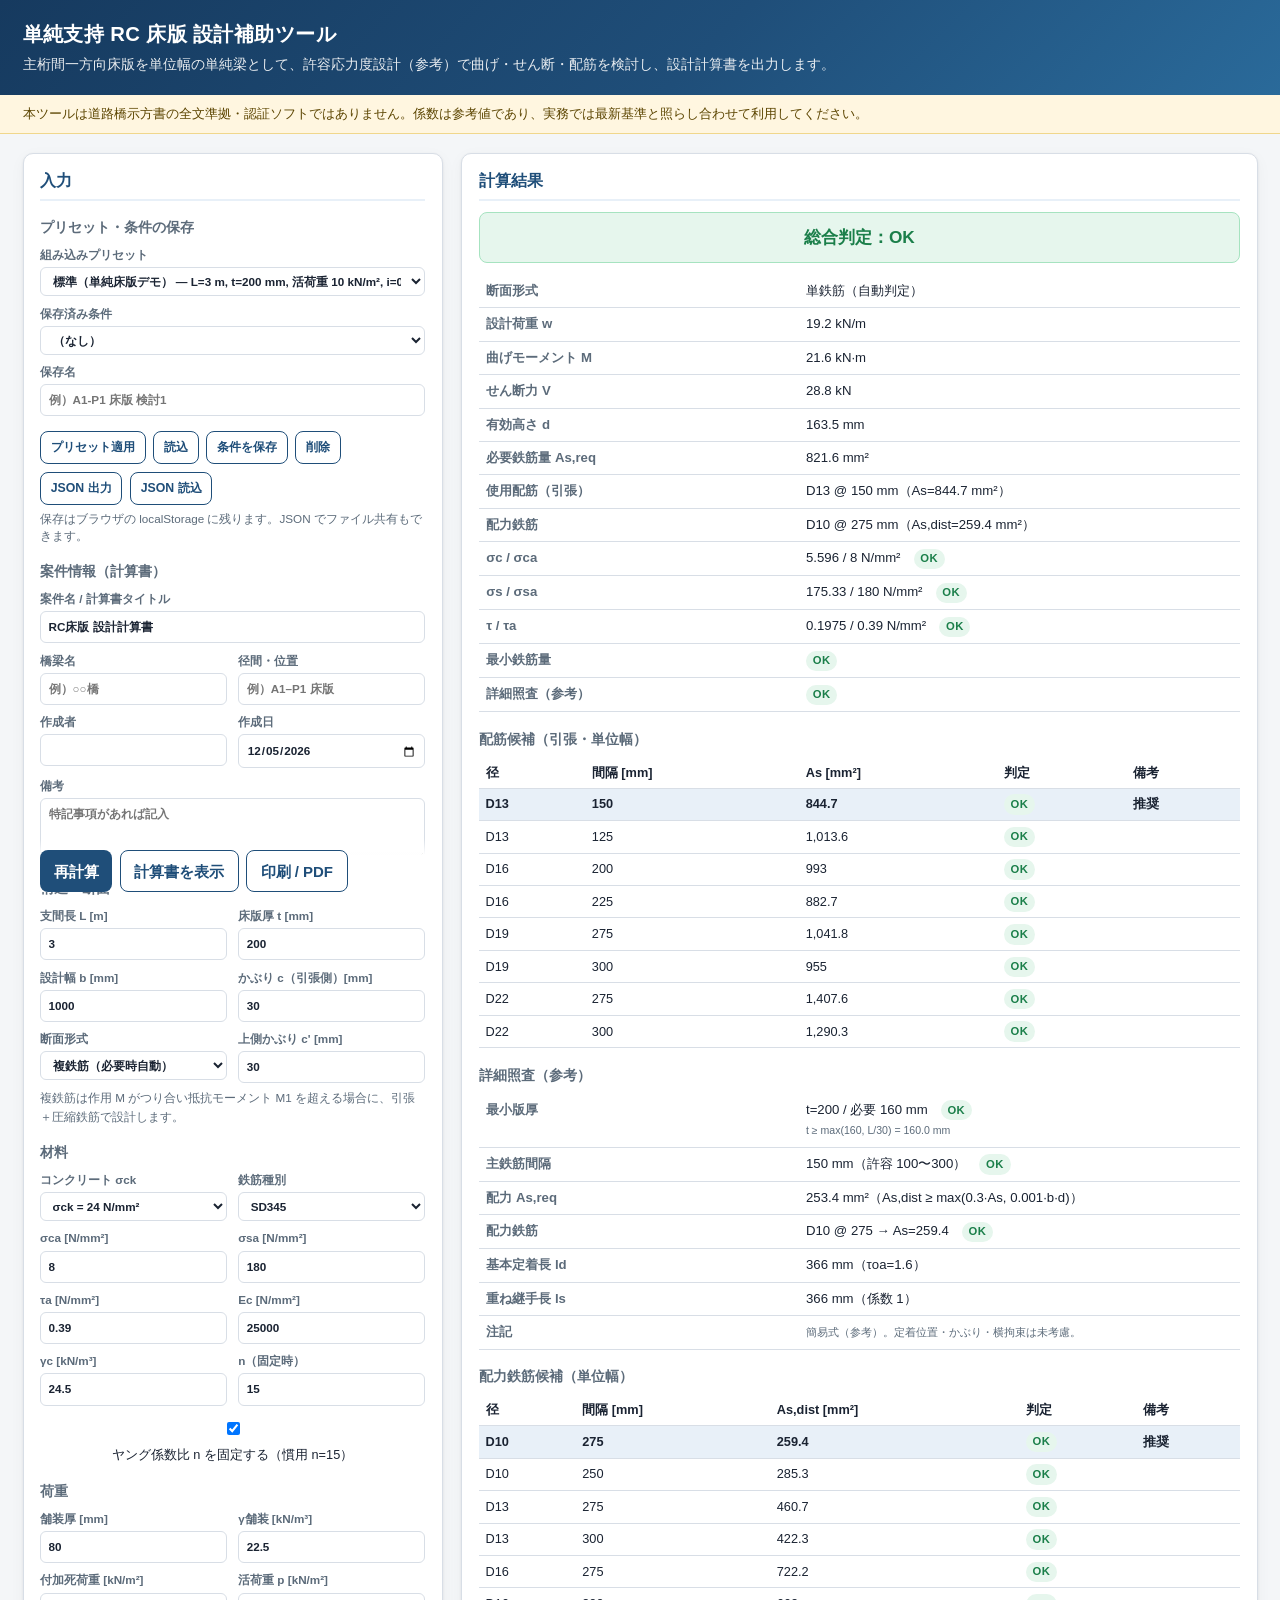
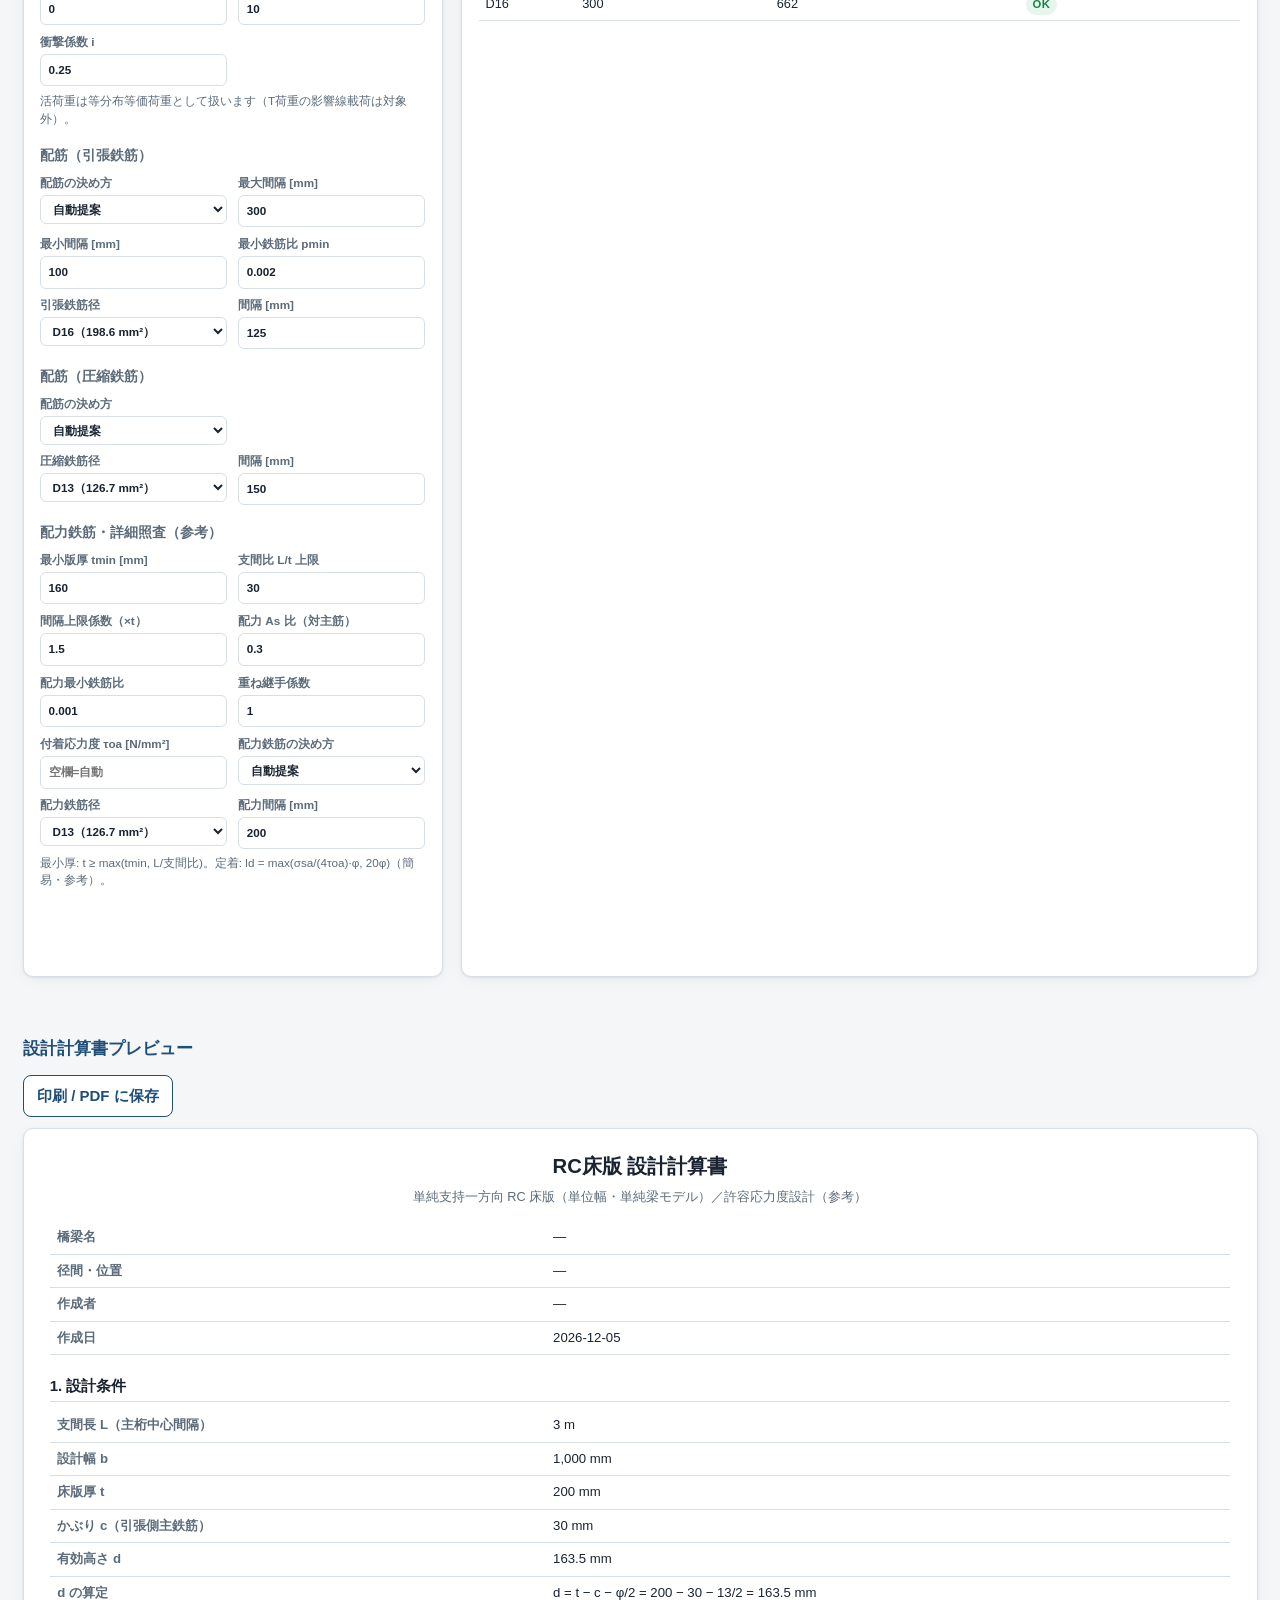
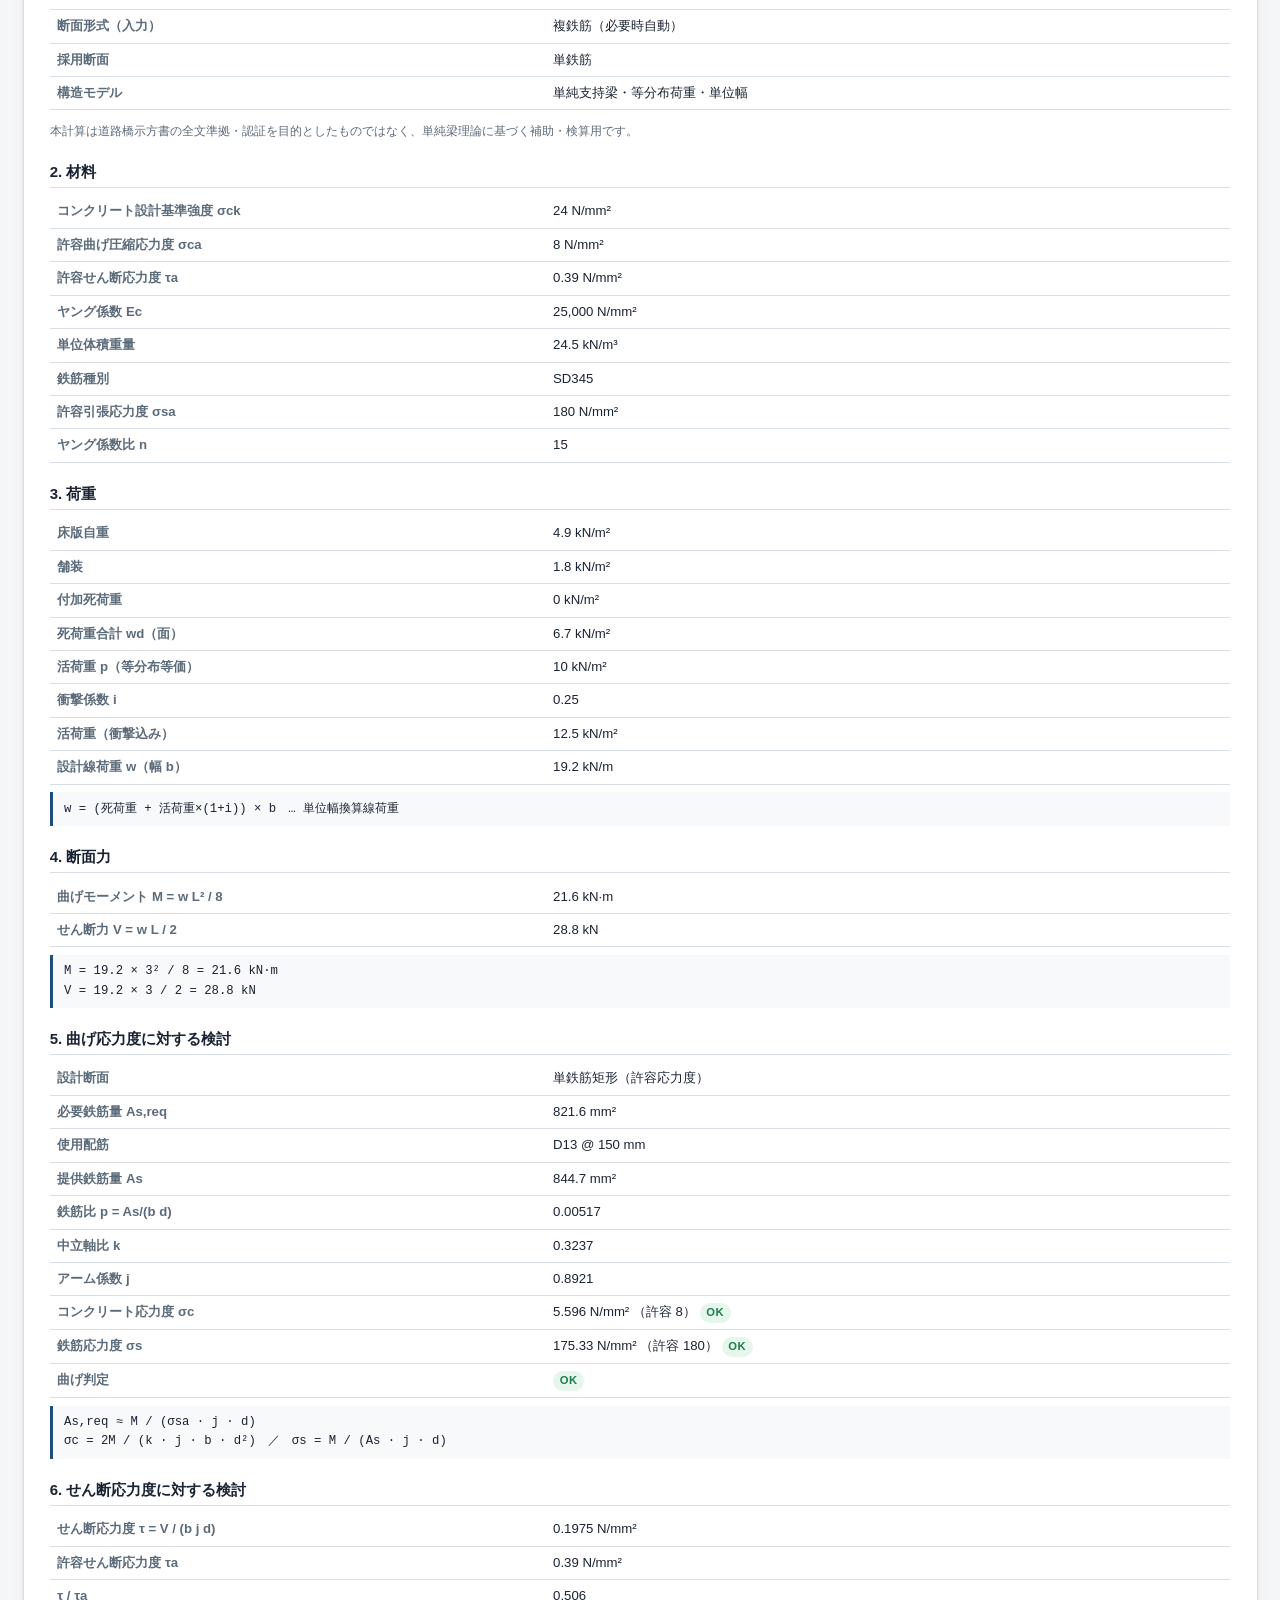
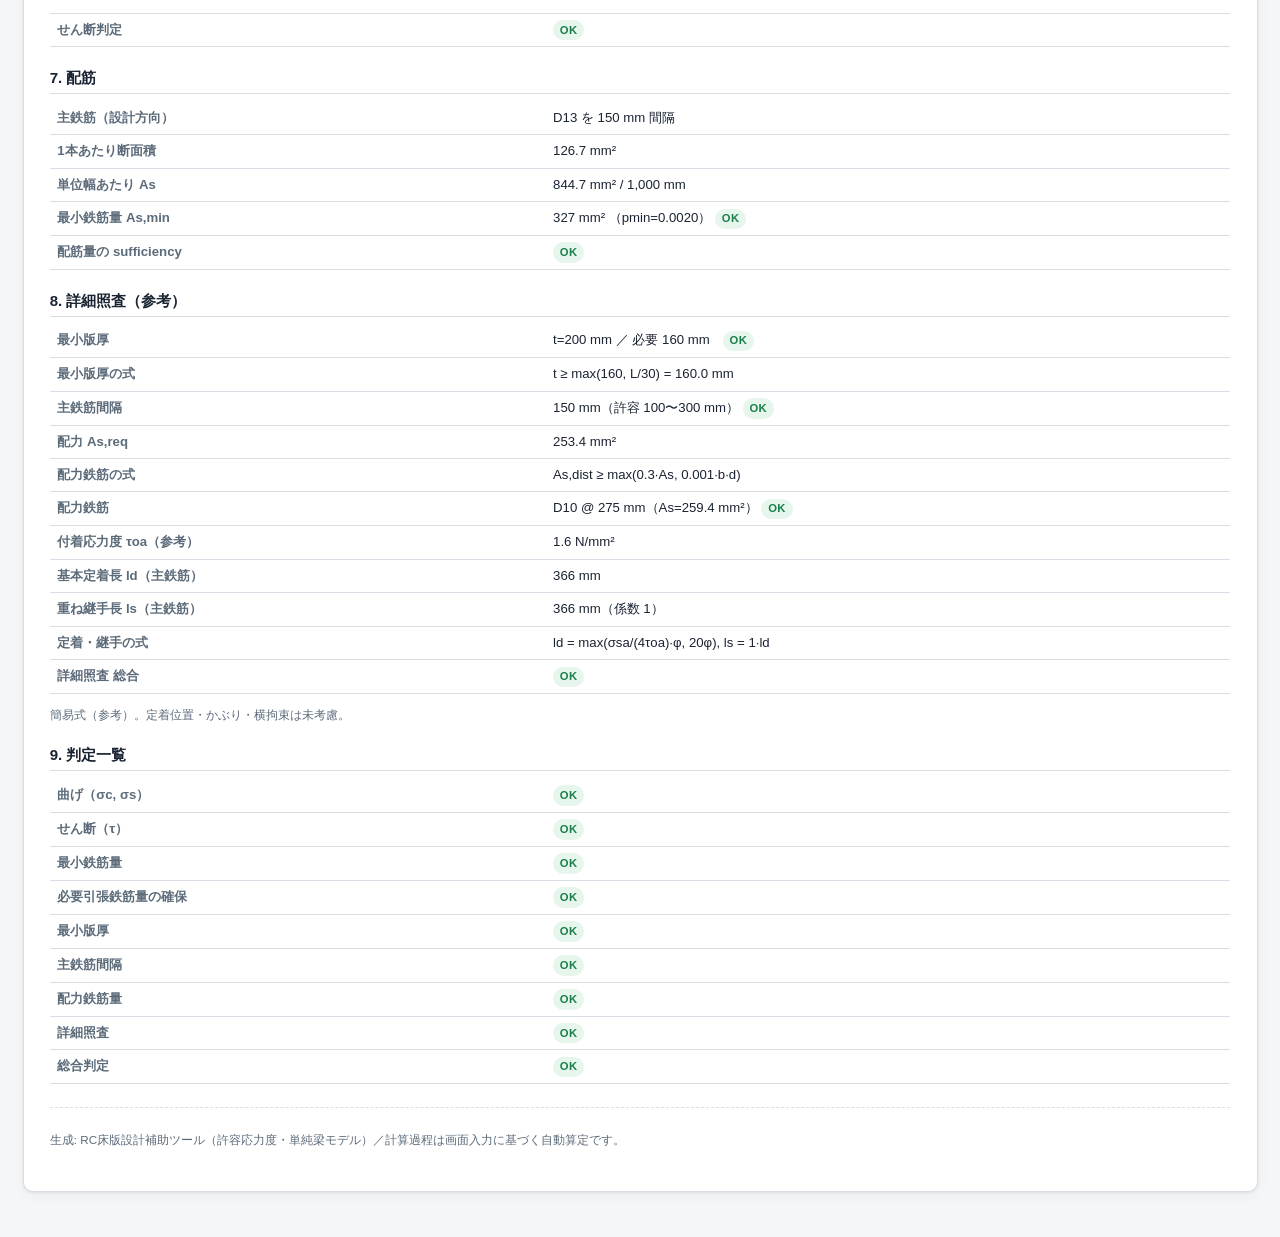
<file: index.html>
<!DOCTYPE html>
<html lang="ja">
  <head>
    <meta charset="UTF-8" />
    <meta name="viewport" content="width=device-width, initial-scale=1" />
    <title>単純支持 RC 床版 設計補助ツール</title>
    <link rel="stylesheet" href="css/styles.css" />
  </head>
  <body>
    <header class="site-header no-print">
      <h1>単純支持 RC 床版 設計補助ツール</h1>
      <p class="lead">
        主桁間一方向床版を単位幅の単純梁として、許容応力度設計（参考）で曲げ・せん断・配筋を検討し、設計計算書を出力します。
      </p>
    </header>

    <div class="disclaimer-banner no-print">
      本ツールは道路橋示方書の全文準拠・認証ソフトではありません。係数は参考値であり、実務では最新基準と照らし合わせて利用してください。
    </div>

    <div class="layout no-print">
      <!-- 入力 -->
      <div class="panel" id="inputPanel">
        <h2>入力</h2>

        <h3>プリセット・条件の保存</h3>
        <div class="field-grid">
          <label class="full">組み込みプリセット
            <select id="presetBuiltin"></select>
          </label>
          <label class="full">保存済み条件
            <select id="presetSaved">
              <option value="">（なし）</option>
            </select>
          </label>
          <label class="full">保存名
            <input type="text" id="saveCaseName" placeholder="例）A1-P1 床版 検討1" />
          </label>
        </div>
        <div class="actions actions-inline">
          <button type="button" class="secondary" id="btnApplyPreset">プリセット適用</button>
          <button type="button" class="secondary" id="btnLoadSaved">読込</button>
          <button type="button" class="secondary" id="btnSaveCase">条件を保存</button>
          <button type="button" class="secondary" id="btnDeleteSaved">削除</button>
          <button type="button" class="secondary" id="btnExportJson">JSON 出力</button>
          <button type="button" class="secondary" id="btnImportJson">JSON 読込</button>
          <input type="file" id="importFile" accept="application/json,.json" hidden />
        </div>
        <p class="field-hint">保存はブラウザの localStorage に残ります。JSON でファイル共有もできます。</p>

        <h3>案件情報（計算書）</h3>
        <div class="field-grid">
          <label class="full">案件名 / 計算書タイトル
            <input type="text" id="projectName" />
          </label>
          <label>橋梁名
            <input type="text" id="bridgeName" placeholder="例）○○橋" />
          </label>
          <label>径間・位置
            <input type="text" id="spanLabel" placeholder="例）A1–P1 床版" />
          </label>
          <label>作成者
            <input type="text" id="author" />
          </label>
          <label>作成日
            <input type="date" id="date" />
          </label>
          <label class="full">備考
            <textarea id="notes" placeholder="特記事項があれば記入"></textarea>
          </label>
        </div>

        <h3>構造・断面</h3>
        <div class="field-grid">
          <label>支間長 L [m]
            <input type="number" id="L_m" min="0" step="0.1" />
          </label>
          <label>床版厚 t [mm]
            <input type="number" id="t_mm" min="0" step="5" />
          </label>
          <label>設計幅 b [mm]
            <input type="number" id="b_mm" min="0" step="10" />
          </label>
          <label>かぶり c（引張側）[mm]
            <input type="number" id="cover_mm" min="0" step="1" />
          </label>
          <label>断面形式
            <select id="sectionType">
              <option value="single">単鉄筋</option>
              <option value="auto">複鉄筋（必要時自動）</option>
              <option value="double">複鉄筋（常時）</option>
            </select>
          </label>
          <label id="coverTopLabel">上側かぶり c' [mm]
            <input type="number" id="coverTop_mm" min="0" step="1" />
          </label>
        </div>
        <p id="sectionTypeHint" style="font-size: 0.78rem; color: var(--muted); margin: 0.4rem 0 0">
          複鉄筋は作用 M がつり合い抵抗モーメント M1 を超える場合に、引張＋圧縮鉄筋で設計します。
        </p>

        <h3>材料</h3>
        <div class="field-grid">
          <label>コンクリート σck
            <select id="sigmaCk"></select>
          </label>
          <label>鉄筋種別
            <select id="steelGrade"></select>
          </label>
          <label>σca [N/mm²]
            <input type="number" id="sigmaCa" min="0" step="0.1" />
          </label>
          <label>σsa [N/mm²]
            <input type="number" id="sigmaSa" min="0" step="1" />
          </label>
          <label>τa [N/mm²]
            <input type="number" id="tauA" min="0" step="0.01" />
          </label>
          <label>Ec [N/mm²]
            <input type="number" id="Ec" min="0" step="100" />
          </label>
          <label>γc [kN/m³]
            <input type="number" id="gamma_c" min="0" step="0.1" />
          </label>
          <label>n（固定時）
            <input type="number" id="nFixed" min="1" step="0.1" />
          </label>
          <label class="full checkbox-row">
            <input type="checkbox" id="useFixedN" />
            ヤング係数比 n を固定する（慣用 n=15）
          </label>
        </div>

        <h3>荷重</h3>
        <div class="field-grid">
          <label>舗装厚 [mm]
            <input type="number" id="pavement_mm" min="0" step="5" />
          </label>
          <label>γ舗装 [kN/m³]
            <input type="number" id="gamma_p" min="0" step="0.1" />
          </label>
          <label>付加死荷重 [kN/m²]
            <input type="number" id="addl_dead_kNpm2" min="0" step="0.1" />
          </label>
          <label>活荷重 p [kN/m²]
            <input type="number" id="live_kNpm2" min="0" step="0.1" />
          </label>
          <label>衝撃係数 i
            <input type="number" id="impact" min="0" step="0.01" />
          </label>
        </div>
        <p style="font-size: 0.78rem; color: var(--muted); margin: 0.4rem 0 0">
          活荷重は等分布等価荷重として扱います（T荷重の影響線載荷は対象外）。
        </p>

        <h3>配筋（引張鉄筋）</h3>
        <div class="field-grid">
          <label>配筋の決め方
            <select id="rebarMode">
              <option value="auto">自動提案</option>
              <option value="manual">手動指定</option>
            </select>
          </label>
          <label>最大間隔 [mm]
            <input type="number" id="maxSpacing" min="50" step="25" />
          </label>
          <label>最小間隔 [mm]
            <input type="number" id="minSpacing" min="50" step="5" />
          </label>
          <label>最小鉄筋比 pmin
            <input type="number" id="pMin" min="0" step="0.0001" />
          </label>
        </div>
        <div id="manualRebarFields" class="field-grid" style="margin-top: 0.5rem">
          <label>引張鉄筋径
            <select id="barName"></select>
          </label>
          <label>間隔 [mm]
            <input type="number" id="spacing_mm" min="50" step="5" />
          </label>
        </div>

        <div id="compRebarSection">
          <h3>配筋（圧縮鉄筋）</h3>
          <div class="field-grid">
            <label>配筋の決め方
              <select id="rebarModeComp">
                <option value="auto">自動提案</option>
                <option value="manual">手動指定</option>
              </select>
            </label>
          </div>
          <div id="manualCompRebarFields" class="field-grid" style="margin-top: 0.5rem">
            <label>圧縮鉄筋径
              <select id="barNameComp"></select>
            </label>
            <label>間隔 [mm]
              <input type="number" id="spacingComp_mm" min="50" step="5" />
            </label>
          </div>
        </div>

        <h3>配力鉄筋・詳細照査（参考）</h3>
        <div class="field-grid">
          <label>最小版厚 tmin [mm]
            <input type="number" id="tMinAbs_mm" min="0" step="5" />
          </label>
          <label>支間比 L/t 上限
            <input type="number" id="spanDivisor" min="1" step="1" title="t ≥ L/この値" />
          </label>
          <label>間隔上限係数（×t）
            <input type="number" id="maxSpacingByT" min="0" step="0.1" />
          </label>
          <label>配力 As 比（対主筋）
            <input type="number" id="distRatio" min="0" step="0.05" />
          </label>
          <label>配力最小鉄筋比
            <input type="number" id="pDistMin" min="0" step="0.0001" />
          </label>
          <label>重ね継手係数
            <input type="number" id="lapFactor" min="0" step="0.1" />
          </label>
          <label>付着応力度 τoa [N/mm²]
            <input type="number" id="tauOa" min="0" step="0.1" placeholder="空欄=自動" />
          </label>
          <label>配力鉄筋の決め方
            <select id="distMode">
              <option value="auto">自動提案</option>
              <option value="manual">手動指定</option>
            </select>
          </label>
        </div>
        <div id="manualDistFields" class="field-grid" style="margin-top: 0.5rem">
          <label>配力鉄筋径
            <select id="distBarName"></select>
          </label>
          <label>配力間隔 [mm]
            <input type="number" id="distSpacing_mm" min="50" step="5" />
          </label>
        </div>
        <p class="field-hint">
          最小厚: t ≥ max(tmin, L/支間比)。定着: ld = max(σsa/(4τoa)·φ, 20φ)（簡易・参考）。
        </p>

        <div class="actions">
          <button type="button" id="btnCalc">再計算</button>
          <button type="button" class="secondary" id="btnScrollReport">計算書を表示</button>
          <button type="button" class="secondary" id="btnPrint">印刷 / PDF</button>
        </div>
      </div>

      <!-- 結果 -->
      <div class="panel" id="resultsPanel">
        <h2>計算結果</h2>
        <div id="errorBox" hidden></div>
        <div id="warnBox" hidden></div>
        <div id="resultSummary"></div>
        <table id="resultTable" class="data-table"></table>

        <h3>配筋候補（引張・単位幅）</h3>
        <div class="candidates-wrap">
          <table>
            <thead>
              <tr>
                <th>径</th>
                <th>間隔 [mm]</th>
                <th>As [mm²]</th>
                <th>判定</th>
                <th>備考</th>
              </tr>
            </thead>
            <tbody id="candidatesBody"></tbody>
          </table>
        </div>

        <div id="compCandidatesBlock" hidden>
          <h3>配筋候補（圧縮・単位幅）</h3>
          <div class="candidates-wrap">
            <table>
              <thead>
                <tr>
                  <th>径</th>
                  <th>間隔 [mm]</th>
                  <th>As' [mm²]</th>
                  <th>判定</th>
                  <th>備考</th>
                </tr>
              </thead>
              <tbody id="candidatesCompBody"></tbody>
            </table>
          </div>
        </div>

        <h3>詳細照査（参考）</h3>
        <table id="detailTable" class="data-table"></table>

        <h3>配力鉄筋候補（単位幅）</h3>
        <div class="candidates-wrap">
          <table>
            <thead>
              <tr>
                <th>径</th>
                <th>間隔 [mm]</th>
                <th>As,dist [mm²]</th>
                <th>判定</th>
                <th>備考</th>
              </tr>
            </thead>
            <tbody id="candidatesDistBody"></tbody>
          </table>
        </div>
      </div>
    </div>

    <section id="reportSection">
      <h2 class="screen-only no-print">設計計算書プレビュー</h2>
      <div class="report-toolbar no-print">
        <button type="button" class="secondary" id="btnPrintReport">印刷 / PDF に保存</button>
      </div>
      <div id="reportArea"></div>
    </section>

    <!-- 計算ロジック（順序依存・ES modules 不使用で file:// 対応） -->
    <script src="js/format.js"></script>
    <script src="js/calc/materials.js"></script>
    <script src="js/calc/loads.js"></script>
    <script src="js/calc/section.js"></script>
    <script src="js/calc/bending.js"></script>
    <script src="js/calc/shear.js"></script>
    <script src="js/calc/rebar.js"></script>
    <script src="js/calc/detailChecks.js"></script>
    <script src="js/calc/design.js"></script>
    <script src="js/presets.js"></script>
    <script src="js/report.js"></script>
    <script src="js/app.js"></script>
  </body>
</html>
</file>
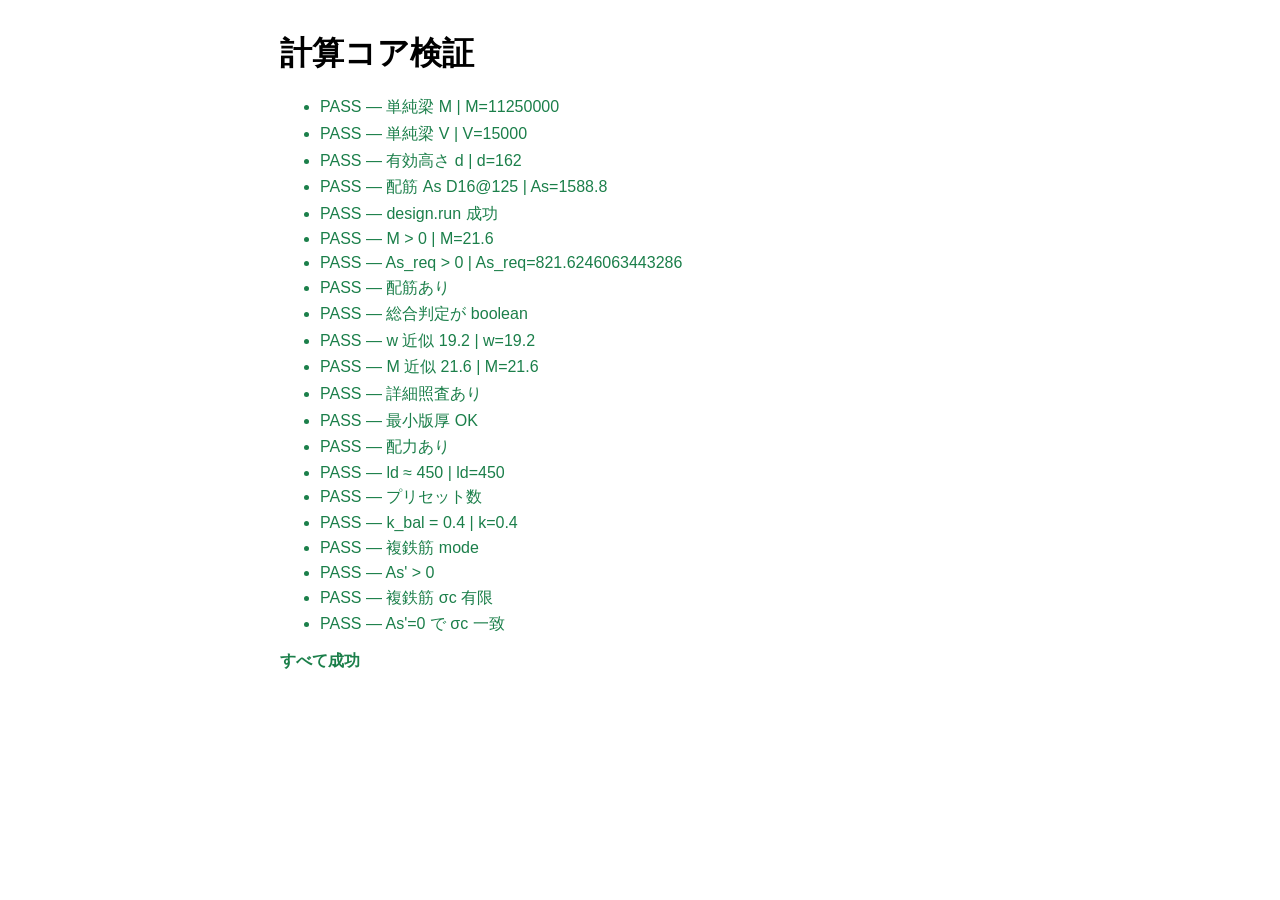
<file: tests/calc.test.html>
<!DOCTYPE html>
<html lang="ja">
  <head>
    <meta charset="UTF-8" />
    <title>RC床版 計算コア検証</title>
    <style>
      body { font-family: sans-serif; max-width: 720px; margin: 2rem auto; padding: 0 1rem; }
      .pass { color: #1b7f4a; }
      .fail { color: #b42318; }
      li { margin: 0.35rem 0; }
    </style>
  </head>
  <body>
    <h1>計算コア検証</h1>
    <ul id="out"></ul>
    <script src="../js/format.js"></script>
    <script src="../js/calc/materials.js"></script>
    <script src="../js/calc/loads.js"></script>
    <script src="../js/calc/section.js"></script>
    <script src="../js/calc/bending.js"></script>
    <script src="../js/calc/shear.js"></script>
    <script src="../js/calc/rebar.js"></script>
    <script src="../js/calc/detailChecks.js"></script>
    <script src="../js/calc/design.js"></script>
    <script src="../js/presets.js"></script>
    <script>
      const out = document.getElementById("out");
      let failed = 0;
      function assert(name, cond, detail) {
        const li = document.createElement("li");
        li.className = cond ? "pass" : "fail";
        li.textContent = (cond ? "PASS" : "FAIL") + " — " + name + (detail ? " | " + detail : "");
        out.appendChild(li);
        if (!cond) failed++;
      }
      function approx(a, b, tol) {
        return Math.abs(a - b) <= (tol ?? 1e-6);
      }

      // Case 1: M = w L^2 / 8
      // w = 10 kN/m, L = 3000 mm → M = 10 * 3000^2 / 8 = 11.25e6 N·mm = 11.25 kN·m
      {
        const M = RCSlab.bending.simpleBeamMoment(10, 3000);
        assert("単純梁 M", approx(M, 11.25e6, 1), "M=" + M);
        const V = RCSlab.shear.simpleBeamShear(10, 3000);
        assert("単純梁 V", approx(V, 15000, 1), "V=" + V);
      }

      // Case 2: d
      {
        const d = RCSlab.section.effectiveDepth(200, 30, 16);
        assert("有効高さ d", approx(d, 162, 1e-9), "d=" + d);
      }

      // Case 3: provided As D16@125 on b=1000 → 8 bars → 8*198.6
      {
        const As = RCSlab.rebar.providedAs(198.6, 125, 1000);
        assert("配筋 As D16@125", approx(As, 1588.8, 0.1), "As=" + As);
      }

      // Case 4: full design default-like
      {
        const r = RCSlab.design.run({
          L_m: 3.0,
          t_mm: 200,
          b_mm: 1000,
          cover_mm: 30,
          coverTop_mm: 30,
          sectionType: "single",
          sigmaCk: 24,
          sigmaCa: 8,
          tauA: 0.39,
          Ec: 25000,
          gamma_c: 24.5,
          steelGrade: "SD345",
          sigmaSa: 180,
          Es: 200000,
          useFixedN: true,
          nFixed: 15,
          pavement_mm: 80,
          gamma_p: 22.5,
          addl_dead_kNpm2: 0,
          live_kNpm2: 10,
          impact: 0.25,
          rebarMode: "auto",
          barName: "D16",
          spacing_mm: 125,
          rebarModeComp: "auto",
          barNameComp: "D13",
          spacingComp_mm: 150,
          maxSpacing: 300,
          minSpacing: 100,
          pMin: 0.002,
          tMinAbs_mm: 160,
          spanDivisor: 30,
          maxSpacingByT: 1.5,
          distRatio: 0.3,
          pDistMin: 0.001,
          lapFactor: 1.0,
          tauOa: "",
          distMode: "auto",
          distBarName: "D13",
          distSpacing_mm: 200,
        });
        assert("design.run 成功", r.ok === true, (r.errors || []).join(";"));
        if (r.ok) {
          assert("M > 0", r.forces.M_kNm > 0, "M=" + r.forces.M_kNm);
          assert("As_req > 0", r.required.As_req > 0, "As_req=" + r.required.As_req);
          assert("配筋あり", !!r.rebar.used, "");
          assert("総合判定が boolean", typeof r.overallOk === "boolean", "");
          // 手計算: 自重 24.5*0.2=4.9, 舗装22.5*0.08=1.8, 死=6.7
          // 活 10*1.25=12.5, 面合計 19.2 kN/m2, b=1m → w=19.2 kN/m
          assert("w 近似 19.2", approx(r.load.w_kNpm, 19.2, 0.05), "w=" + r.load.w_kNpm);
          // M = 19.2 * 3^2 / 8 = 21.6 kN·m
          assert("M 近似 21.6", approx(r.forces.M_kNm, 21.6, 0.05), "M=" + r.forces.M_kNm);
          assert("詳細照査あり", !!r.details);
          assert("最小版厚 OK", r.details.thickness.ok);
          assert("配力あり", !!r.details.distribution.used);
        }
      }

      // Case 7: 定着長
      {
        const dev = RCSlab.detailChecks.developmentLength({
          barDiameter_mm: 16,
          sigmaSa: 180,
          sigmaCk: 24,
          tauOa: 1.6,
          lapFactor: 1.0,
        });
        assert("ld ≈ 450", approx(dev.ld_mm, 450, 0.5), "ld=" + dev.ld_mm);
      }

      // Case 8: プリセット
      {
        assert("プリセット数", RCSlab.presets.listBuiltin().length >= 3);
      }

      // Case 5: 複鉄筋 k と必要量
      {
        const bal = RCSlab.section.balancedSection(15, 8, 180, 1000, 160);
        assert("k_bal = 0.4", approx(bal.k, 0.4, 1e-9), "k=" + bal.k);
        const M = bal.M1_Nmm * 1.3;
        const req = RCSlab.bending.requiredAsDouble(M, 8, 180, 1000, 160, 35, 15);
        assert("複鉄筋 mode", req.mode === "double");
        assert("As' > 0", req.AsPrime_req > 0);
        const st = RCSlab.bending.stressesDouble(M, req.As_req, req.AsPrime_req, 1000, 160, 35, 15);
        assert("複鉄筋 σc 有限", Number.isFinite(st.sigmaC) && st.sigmaC > 0);
      }

      // Case 6: As'=0 で単鉄筋と一致
      {
        const s1 = RCSlab.bending.stresses(20e6, 1000, 1000, 160, 15);
        const s2 = RCSlab.bending.stressesDouble(20e6, 1000, 0, 1000, 160, 35, 15);
        assert("As'=0 で σc 一致", approx(s1.sigmaC, s2.sigmaC, 1e-6));
      }

      const end = document.createElement("p");
      end.innerHTML = failed
        ? '<strong class="fail">失敗: ' + failed + " 件</strong>"
        : '<strong class="pass">すべて成功</strong>';
      document.body.appendChild(end);
    </script>
  </body>
</html>
</file>
<file: css/styles.css>
/* ===== Base ===== */
:root {
  --bg: #f4f6f8;
  --surface: #ffffff;
  --ink: #1a2332;
  --muted: #5c6b7a;
  --line: #d8dee6;
  --accent: #1f4e79;
  --accent-soft: #e8f0f8;
  --ok: #1b7f4a;
  --ok-bg: #e6f6ed;
  --ng: #b42318;
  --ng-bg: #fdecea;
  --warn: #9a6700;
  --warn-bg: #fff6e0;
  --radius: 10px;
  --shadow: 0 1px 3px rgba(16, 24, 40, 0.08), 0 4px 16px rgba(16, 24, 40, 0.04);
  --font: "Hiragino Sans", "Noto Sans JP", "Segoe UI", sans-serif;
  --mono: "SF Mono", "Menlo", "Consolas", monospace;
}

* {
  box-sizing: border-box;
}

html {
  font-size: 15px;
  scroll-behavior: smooth;
}

body {
  margin: 0;
  font-family: var(--font);
  color: var(--ink);
  background: var(--bg);
  line-height: 1.55;
}

/* ===== Screen chrome ===== */
.site-header {
  background: linear-gradient(135deg, #163a5f 0%, #1f4e79 55%, #2a6a9a 100%);
  color: #fff;
  padding: 1.25rem 1.5rem;
}

.site-header h1 {
  margin: 0 0 0.35rem;
  font-size: 1.35rem;
  font-weight: 700;
  letter-spacing: 0.02em;
}

.site-header .lead {
  margin: 0;
  opacity: 0.9;
  font-size: 0.9rem;
}

.disclaimer-banner {
  background: var(--warn-bg);
  color: #5c4500;
  border-bottom: 1px solid #f0d78c;
  padding: 0.6rem 1.5rem;
  font-size: 0.85rem;
}

.layout {
  display: grid;
  grid-template-columns: minmax(320px, 420px) 1fr;
  gap: 1.25rem;
  padding: 1.25rem 1.5rem 3rem;
  max-width: 1280px;
  margin: 0 auto;
}

@media (max-width: 900px) {
  .layout {
    grid-template-columns: 1fr;
  }
}

.panel {
  background: var(--surface);
  border: 1px solid var(--line);
  border-radius: var(--radius);
  box-shadow: var(--shadow);
  padding: 1rem 1.1rem 1.25rem;
}

.panel h2 {
  margin: 0 0 0.75rem;
  font-size: 1.05rem;
  color: var(--accent);
  border-bottom: 2px solid var(--accent-soft);
  padding-bottom: 0.4rem;
}

.panel h3 {
  margin: 1.1rem 0 0.5rem;
  font-size: 0.92rem;
  color: var(--muted);
  font-weight: 600;
}

.field-grid {
  display: grid;
  grid-template-columns: 1fr 1fr;
  gap: 0.55rem 0.75rem;
}

.field-grid .full {
  grid-column: 1 / -1;
}

label {
  display: flex;
  flex-direction: column;
  gap: 0.2rem;
  font-size: 0.78rem;
  color: var(--muted);
  font-weight: 600;
}

input[type="text"],
input[type="number"],
input[type="date"],
select,
textarea {
  font: inherit;
  color: var(--ink);
  border: 1px solid var(--line);
  border-radius: 6px;
  padding: 0.4rem 0.5rem;
  background: #fff;
}

input:focus,
select:focus,
textarea:focus {
  outline: 2px solid #8bb4d9;
  border-color: var(--accent);
}

textarea {
  min-height: 64px;
  resize: vertical;
}

.checkbox-row {
  display: flex;
  align-items: center;
  gap: 0.45rem;
  font-size: 0.85rem;
  color: var(--ink);
  font-weight: 500;
  margin-top: 0.35rem;
}

.checkbox-row input {
  width: auto;
}

.actions {
  display: flex;
  flex-wrap: wrap;
  gap: 0.5rem;
  margin-top: 1rem;
  position: sticky;
  bottom: 0.5rem;
  background: linear-gradient(transparent, var(--surface) 30%);
  padding-top: 0.75rem;
}

.actions-inline {
  position: static;
  background: none;
  padding-top: 0.5rem;
  margin-top: 0.5rem;
}

.actions-inline button {
  padding: 0.4rem 0.65rem;
  font-size: 0.82rem;
}

.field-hint {
  font-size: 0.78rem;
  color: var(--muted);
  margin: 0.4rem 0 0;
  line-height: 1.45;
}

button,
.btn {
  appearance: none;
  border: none;
  border-radius: 8px;
  padding: 0.55rem 0.9rem;
  font: inherit;
  font-weight: 600;
  cursor: pointer;
  background: var(--accent);
  color: #fff;
}

button.secondary {
  background: #fff;
  color: var(--accent);
  border: 1px solid var(--accent);
}

button:hover {
  filter: brightness(1.05);
}

/* ===== Results ===== */
.overall {
  font-size: 1.15rem;
  font-weight: 700;
  padding: 0.75rem 1rem;
  border-radius: 8px;
  text-align: center;
  margin-bottom: 0.75rem;
}

.overall-ok {
  background: var(--ok-bg);
  color: var(--ok);
  border: 1px solid #a6e3c0;
}

.overall-ng {
  background: var(--ng-bg);
  color: var(--ng);
  border: 1px solid #f3b4ae;
}

.data-table,
#resultTable,
.meta-table,
.check-table {
  width: 100%;
  border-collapse: collapse;
  font-size: 0.88rem;
}

.data-table th,
#resultTable th,
.meta-table th,
.check-table th {
  text-align: left;
  font-weight: 600;
  color: var(--muted);
  width: 42%;
  padding: 0.4rem 0.5rem;
  border-bottom: 1px solid var(--line);
  vertical-align: top;
}

.data-table td,
#resultTable td,
.meta-table td,
.check-table td {
  padding: 0.4rem 0.5rem;
  border-bottom: 1px solid var(--line);
}

.badge {
  display: inline-block;
  font-size: 0.75rem;
  font-weight: 700;
  padding: 0.1rem 0.45rem;
  border-radius: 999px;
  letter-spacing: 0.04em;
}

.badge-ok {
  background: var(--ok-bg);
  color: var(--ok);
}

.badge-ng {
  background: var(--ng-bg);
  color: var(--ng);
}

#errorBox,
#warnBox {
  border-radius: 8px;
  padding: 0.65rem 0.8rem;
  margin-bottom: 0.75rem;
  font-size: 0.88rem;
}

#errorBox {
  background: var(--ng-bg);
  color: var(--ng);
  border: 1px solid #f3b4ae;
}

#warnBox {
  background: var(--warn-bg);
  color: var(--warn);
  border: 1px solid #f0d78c;
}

#errorBox ul,
#warnBox ul {
  margin: 0.35rem 0 0;
  padding-left: 1.2rem;
}

.candidates-wrap {
  overflow-x: auto;
  margin-top: 0.5rem;
}

.candidates-wrap table {
  width: 100%;
  border-collapse: collapse;
  font-size: 0.85rem;
}

.candidates-wrap th,
.candidates-wrap td {
  border-bottom: 1px solid var(--line);
  padding: 0.35rem 0.45rem;
  text-align: left;
}

.candidates-wrap tr.rec {
  background: var(--accent-soft);
  font-weight: 600;
}

/* ===== Report (screen) ===== */
#reportSection {
  max-width: 1280px;
  margin: 0 auto 3rem;
  padding: 0 1.5rem;
}

#reportSection > h2 {
  font-size: 1.1rem;
  color: var(--accent);
}

.report-toolbar {
  display: flex;
  gap: 0.5rem;
  margin-bottom: 0.75rem;
}

#reportArea {
  background: #fff;
  border: 1px solid var(--line);
  border-radius: var(--radius);
  box-shadow: var(--shadow);
  padding: 1.5rem 1.75rem 2rem;
}

.report-doc h1 {
  margin: 0 0 0.25rem;
  font-size: 1.35rem;
  text-align: center;
}

.report-sub {
  text-align: center;
  color: var(--muted);
  font-size: 0.85rem;
  margin: 0 0 1rem;
}

.report-doc h2 {
  font-size: 1rem;
  margin: 1.25rem 0 0.5rem;
  padding-bottom: 0.25rem;
  border-bottom: 1px solid var(--line);
  color: var(--ink);
}

.report-doc .formula {
  font-family: var(--mono);
  font-size: 0.82rem;
  background: #f7f9fb;
  border-left: 3px solid var(--accent);
  padding: 0.5rem 0.75rem;
  margin: 0.5rem 0 0;
}

.report-doc .note {
  font-size: 0.8rem;
  color: var(--muted);
}

.report-footer {
  margin-top: 1.5rem;
  padding-top: 0.75rem;
  border-top: 1px dashed var(--line);
  font-size: 0.78rem;
  color: var(--muted);
}

.report-error {
  color: var(--ng);
}

/* ===== Print ===== */
@media print {
  body {
    background: #fff;
    color: #000;
  }

  .no-print {
    display: none !important;
  }

  #reportSection {
    max-width: none;
    margin: 0;
    padding: 0;
  }

  #reportArea {
    border: none;
    box-shadow: none;
    border-radius: 0;
    padding: 0;
  }

  .report-doc h2 {
    break-after: avoid;
  }

  .report-doc section {
    break-inside: avoid;
  }

  .badge-ok {
    border: 1px solid #1b7f4a;
  }

  .badge-ng {
    border: 1px solid #b42318;
  }

  @page {
    margin: 15mm 14mm;
  }
}
</file>
